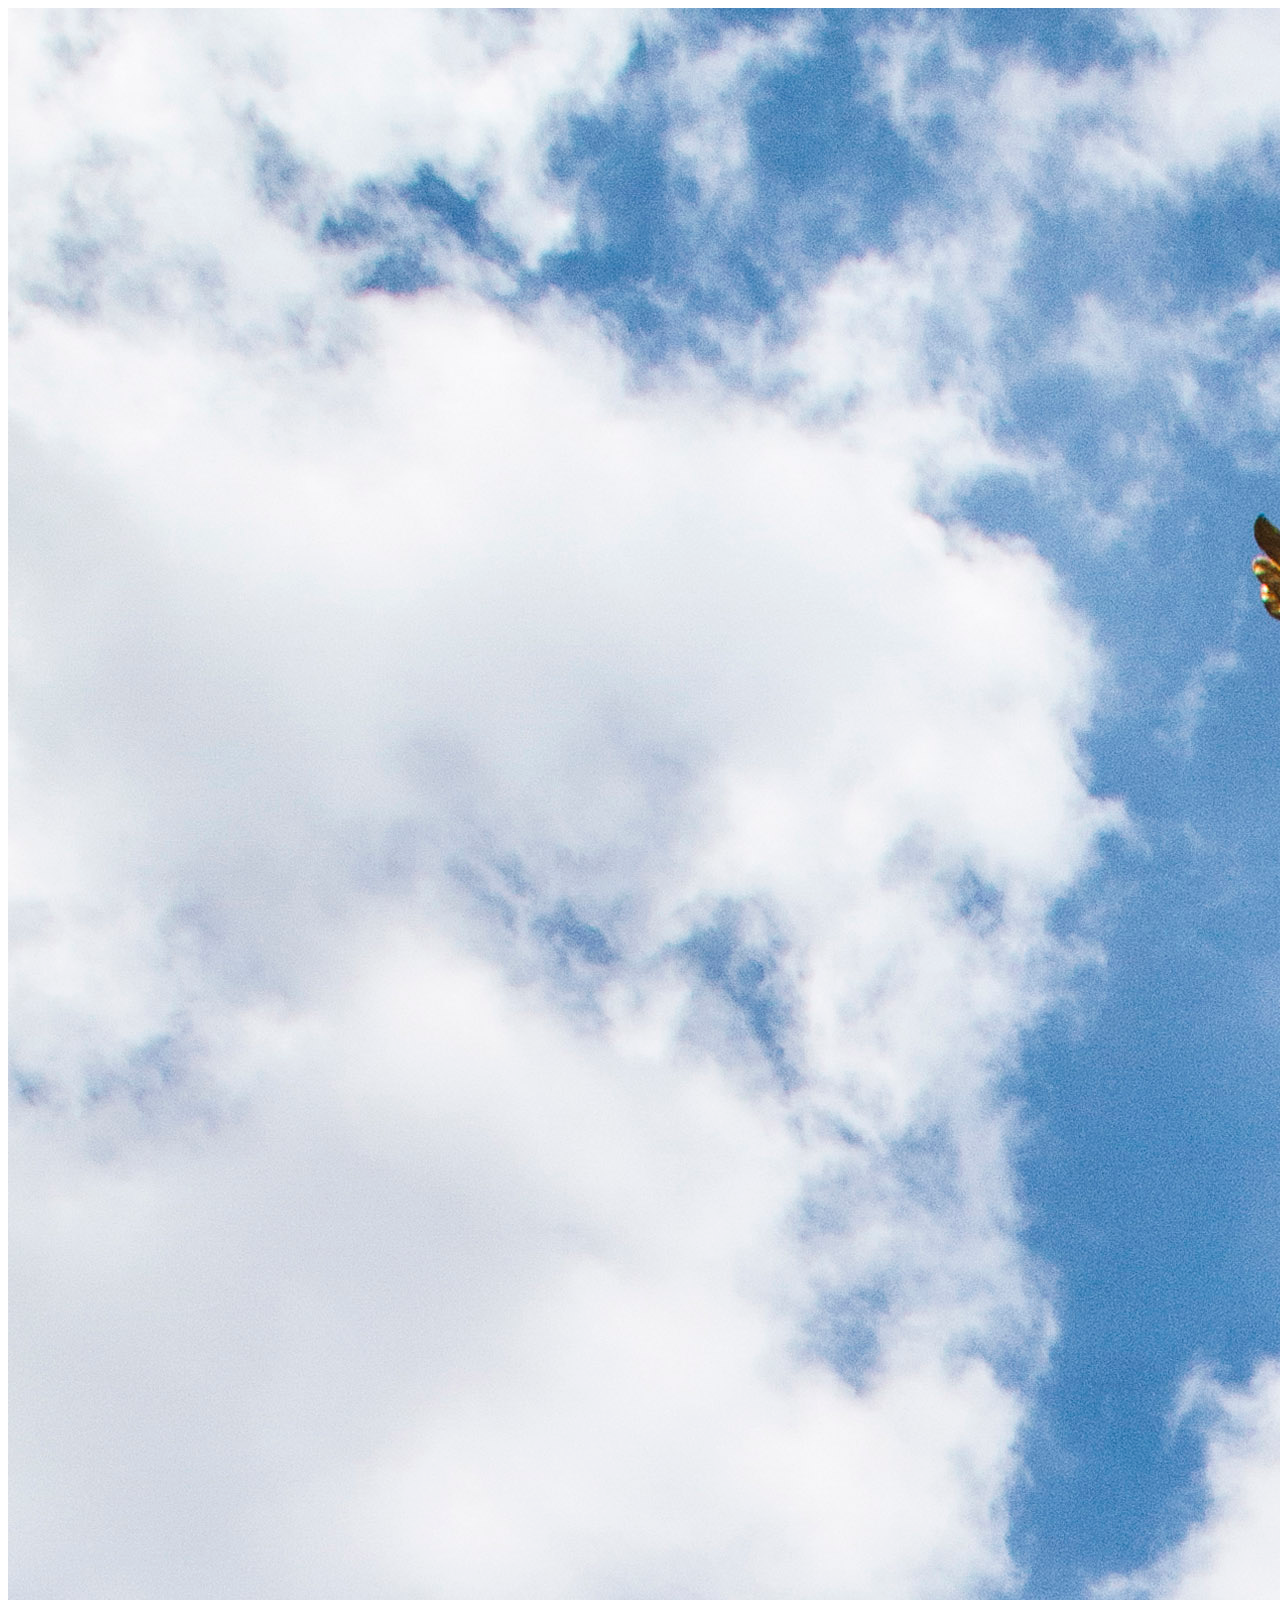
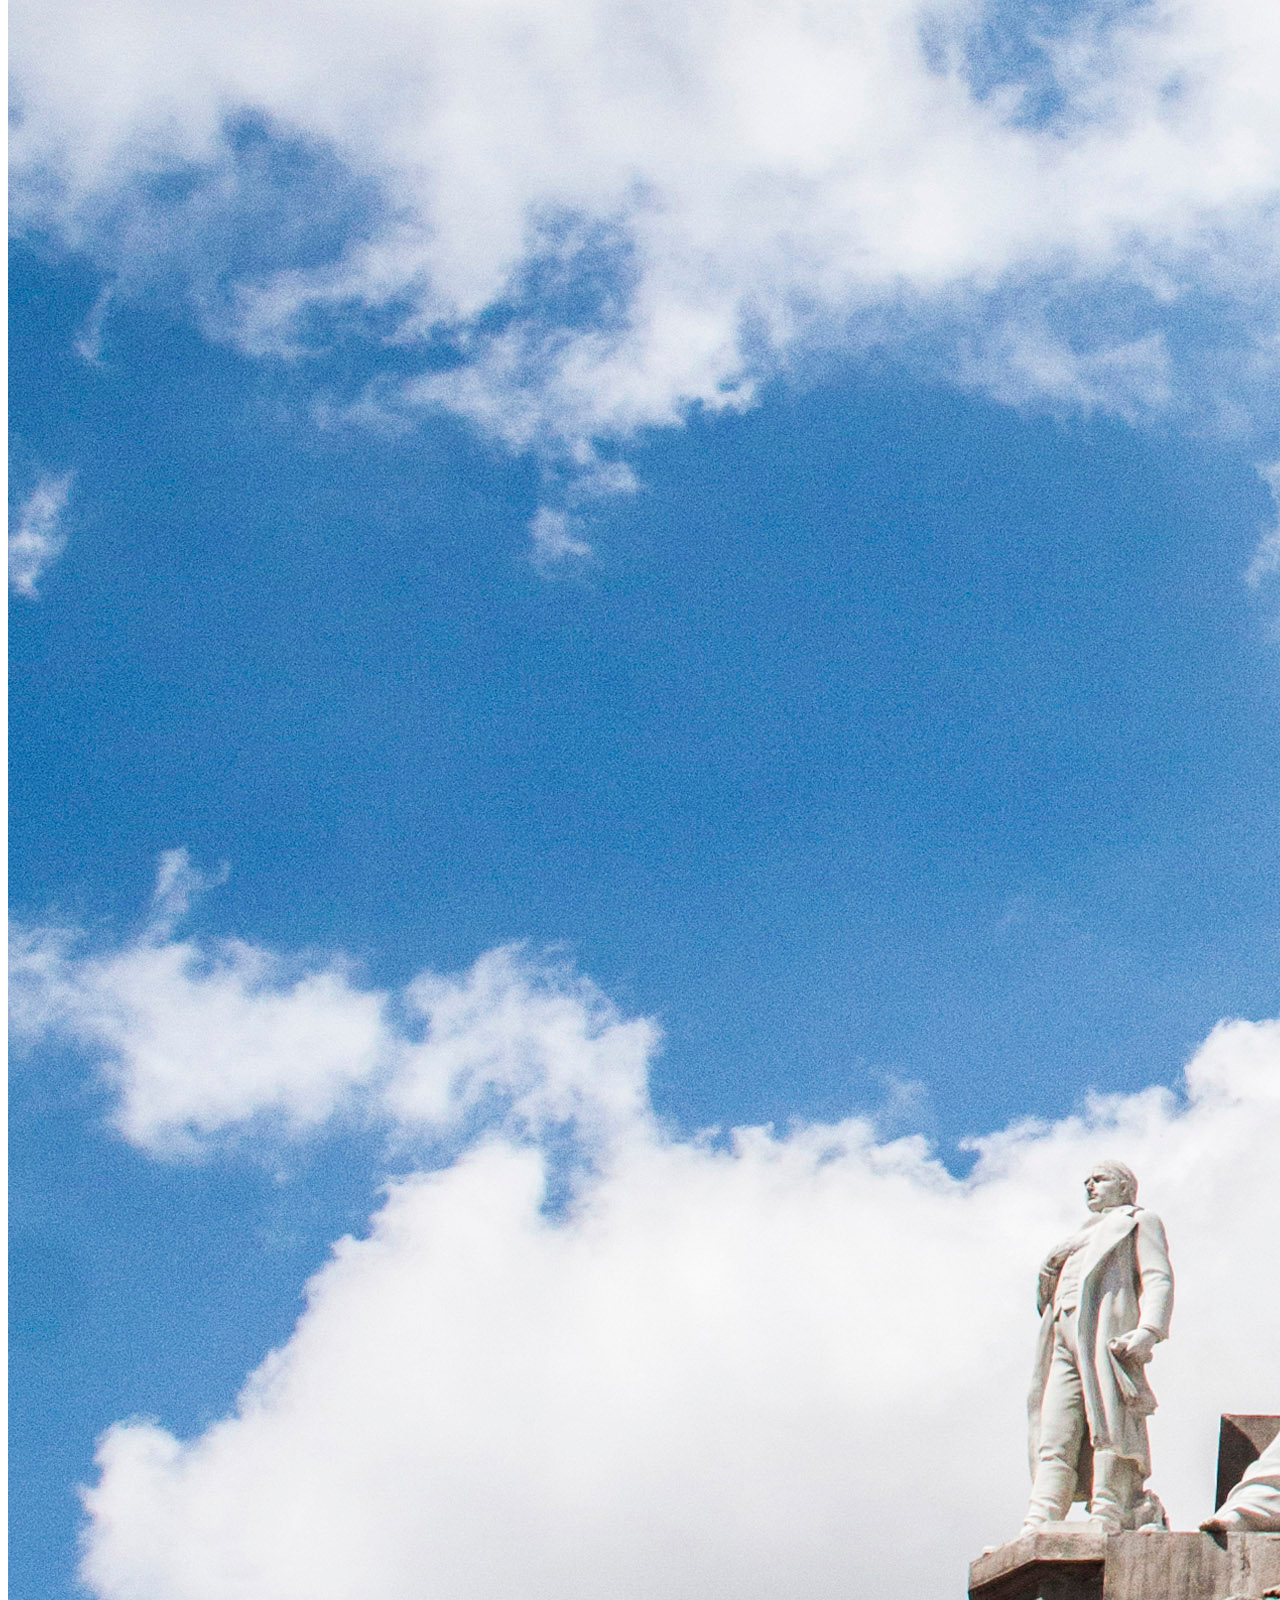
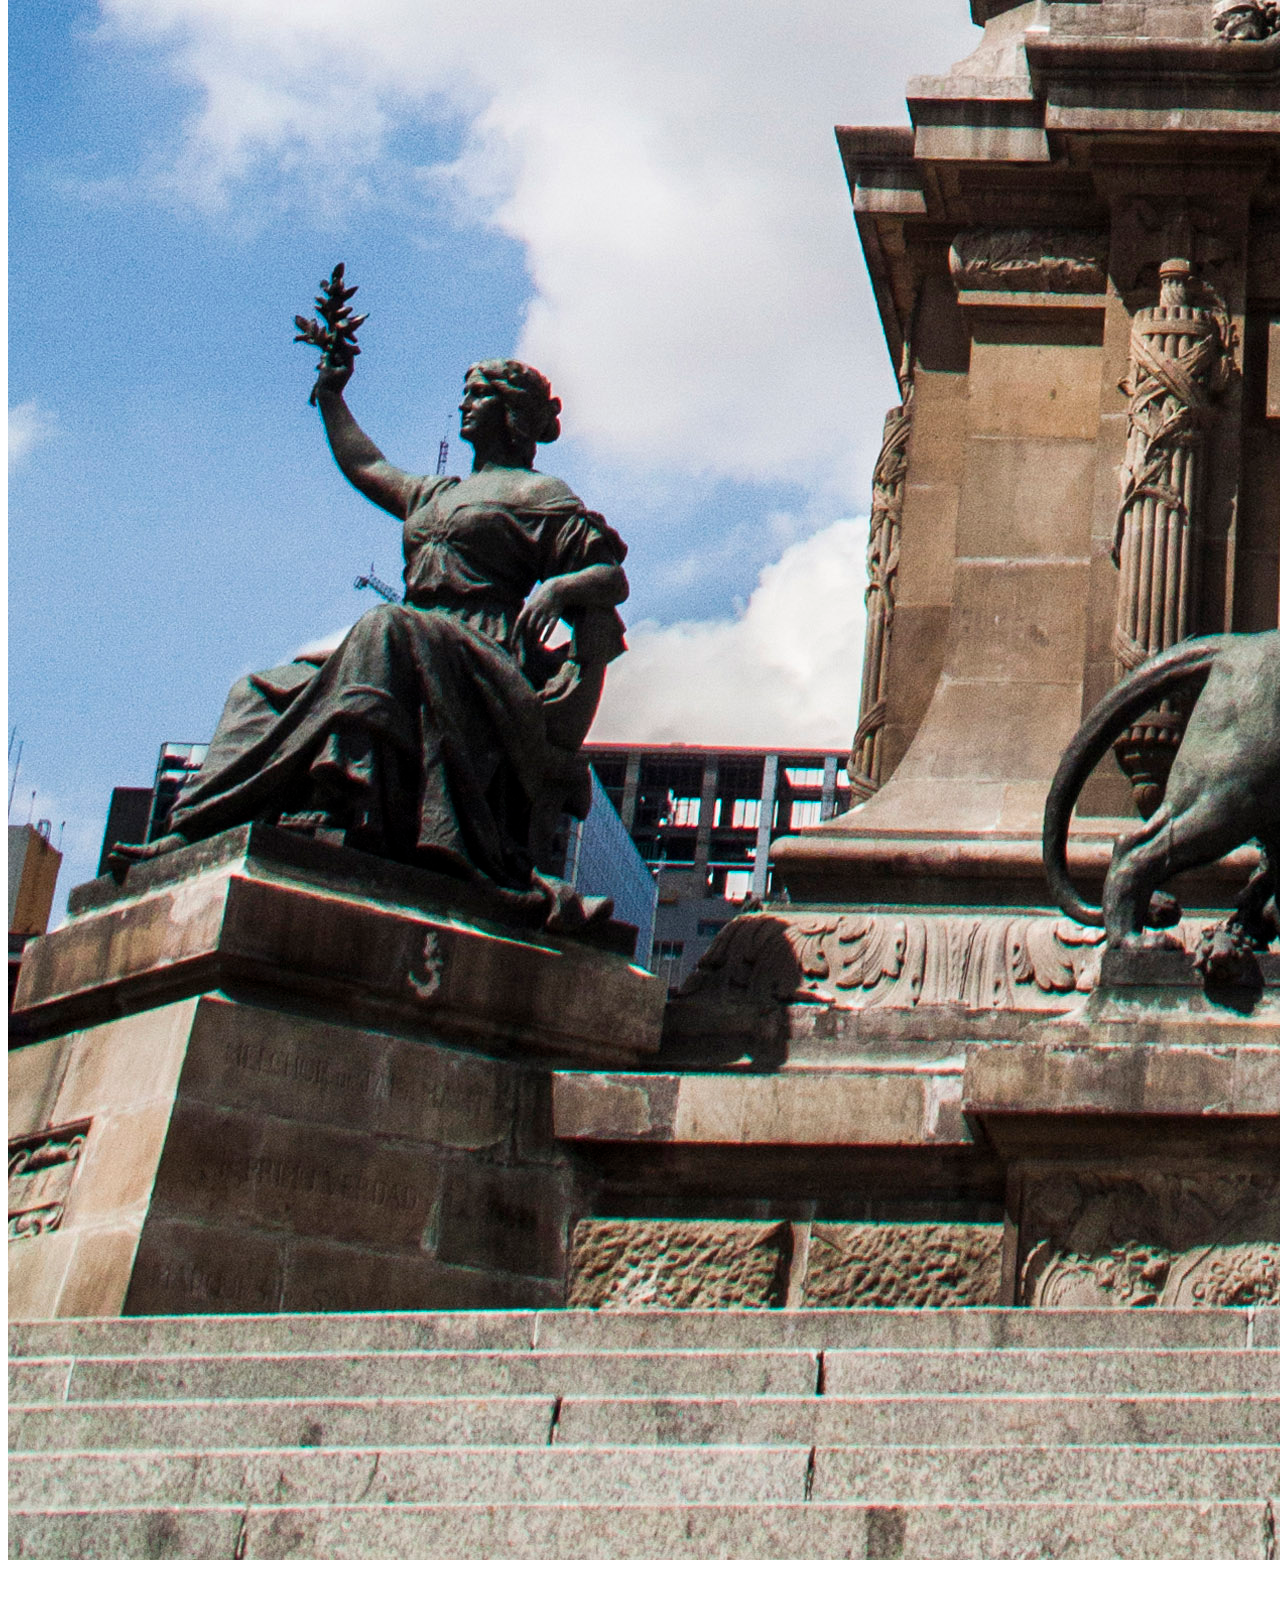
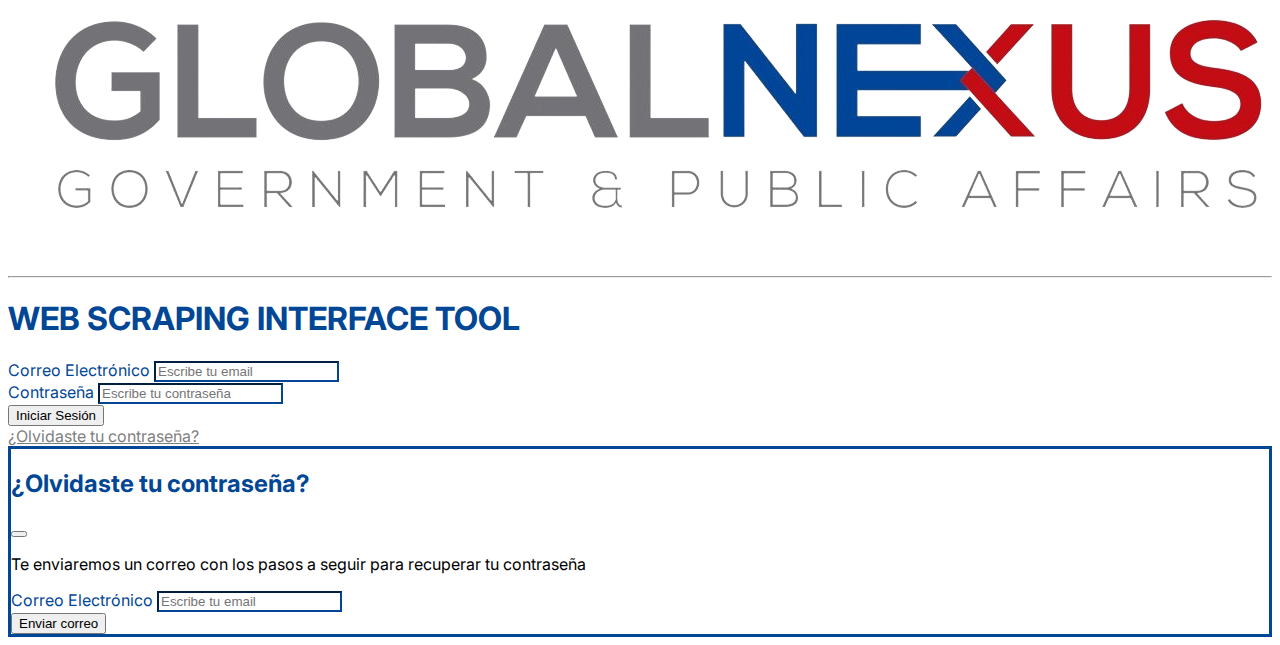
<file: index.html>
<!DOCTYPE html>
<html lang="es">
    <head>
        <meta charset="utf-8" />
        <meta name="viewport" content="width=device-width, initial-scale=1" />
        <title>Global Nexus: Login</title>
        <link
            href="https://cdn.jsdelivr.net/npm/bootstrap@5.3.0-alpha3/dist/css/bootstrap.min.css"
            rel="stylesheet"
            integrity="sha384-KK94CHFLLe+nY2dmCWGMq91rCGa5gtU4mk92HdvYe+M/SXH301p5ILy+dN9+nJOZ"
            crossorigin="anonymous"
        />
        <link rel="shortcut icon" href="assets/img/favicon.ico" type="image/x-icon">
        <link rel="stylesheet" href="/assets/css/style.css" />
    </head>
    <body>
        <div class="container-fluid vh-100">
            <div class="row row-cols-2 align-items-center h-100">
                <div class="col-5 p-0 d-none d-md-block">
                    <img
                        src="assets/img/angel-independencia-extragrande.jpg"
                        class="img-fluid vh-100 w-100"
                        alt="angel de la independencia"
                    />
                </div>
                <div class="col-12 p-5 col-md-7">
                    <div class="row justify-content-center">
                        <div class="col col-md-9">
                            <div class="text-center mb-4">
                                <img
                                    src="assets/img/logo.png"
                                    class="img-fluid"
                                    alt="logo global nexus"
                                />
                                <hr class="divisor border-1 mt-0 opacity-100" />
                                <h1 class="h5 titulo">
                                    WEB SCRAPING INTERFACE TOOL
                                </h1>
                            </div>
                            <form action="#" method="post">
                                <div class="mb-4">
                                    <label for="email" class="form-label"
                                        >Correo Electrónico</label
                                    >
                                    <input
                                        type="email"
                                        name="email"
                                        id="email"
                                        class="form-control input-color"
                                        required
                                        placeholder="Escribe tu email"
                                    />
                                </div>
                                <div class="mb-4">
                                    <label for="contrasena" class="form-label"
                                        >Contraseña</label
                                    >
                                    <input
                                        type="password"
                                        name="contrasena"
                                        id="contrasena"
                                        class="form-control input-color"
                                        required
                                        placeholder="Escribe tu contraseña"
                                    />
                                </div>
                                <div class="d-grid">
                                    <button
                                        type="submit"
                                        class="btn btn-primary"
                                    >
                                        Iniciar Sesión
                                    </button>
                                </div>
                            </form>
                            <div class="my-3 text-center">
                                <!-- Button trigger modal -->
                                <a
                                    href="#"
                                    class="olvide-contrasena"
                                    data-bs-toggle="modal"
                                    data-bs-target="#exampleModal"
                                    >¿Olvidaste tu contraseña?</a
                                >
                            </div>
                        </div>
                    </div>
                </div>
            </div>
        </div>
        <!-- Modal recuperar contraseña -->
        <div
            class="modal fade"
            id="exampleModal"
            tabindex="-1"
            aria-labelledby="exampleModalLabel"
            aria-hidden="true"
        >
            <div class="modal-dialog modal-dialog-centered">
                <div class="modal-content">
                    <div class="modal-header">
                        <h2 class="modal-title h5 titulo" id="exampleModalLabel">
                            ¿Olvidaste tu contraseña?
                        </h2>
                        <button
                            type="button"
                            class="btn-close"
                            data-bs-dismiss="modal"
                            aria-label="Close"
                        ></button>
                    </div>
                    <div class="modal-body">
                        <p class="h6">
                            Te enviaremos un correo con los pasos a seguir para
                            recuperar tu contraseña
                        </p>
                        <form action="" method="POST" id="form-recuperar-contrasena">
                            <div class="mb-4">
                                <label for="email" class="form-label"
                                    >Correo Electrónico</label
                                >
                                <input
                                    type="email"
                                    name="email"
                                    id="email-recuperar-contrasena"
                                    class="form-control input-color"
                                    required
                                    placeholder="Escribe tu email"
                                />
                            </div>
                        </form>
                    </div>
                    <div class="modal-footer">
                        <button type="button" class="btn btn-primary" id="btn-recuperar-contrasena">
                            Enviar correo
                        </button>
                    </div>
                </div>
            </div>
        </div>
        <script src="/assets/js/main.js"></script>
        <script
            src="https://cdn.jsdelivr.net/npm/bootstrap@5.3.0-alpha3/dist/js/bootstrap.bundle.min.js"
            integrity="sha384-ENjdO4Dr2bkBIFxQpeoTz1HIcje39Wm4jDKdf19U8gI4ddQ3GYNS7NTKfAdVQSZe"
            crossorigin="anonymous"
        ></script>
    </body>
</html>
</file>
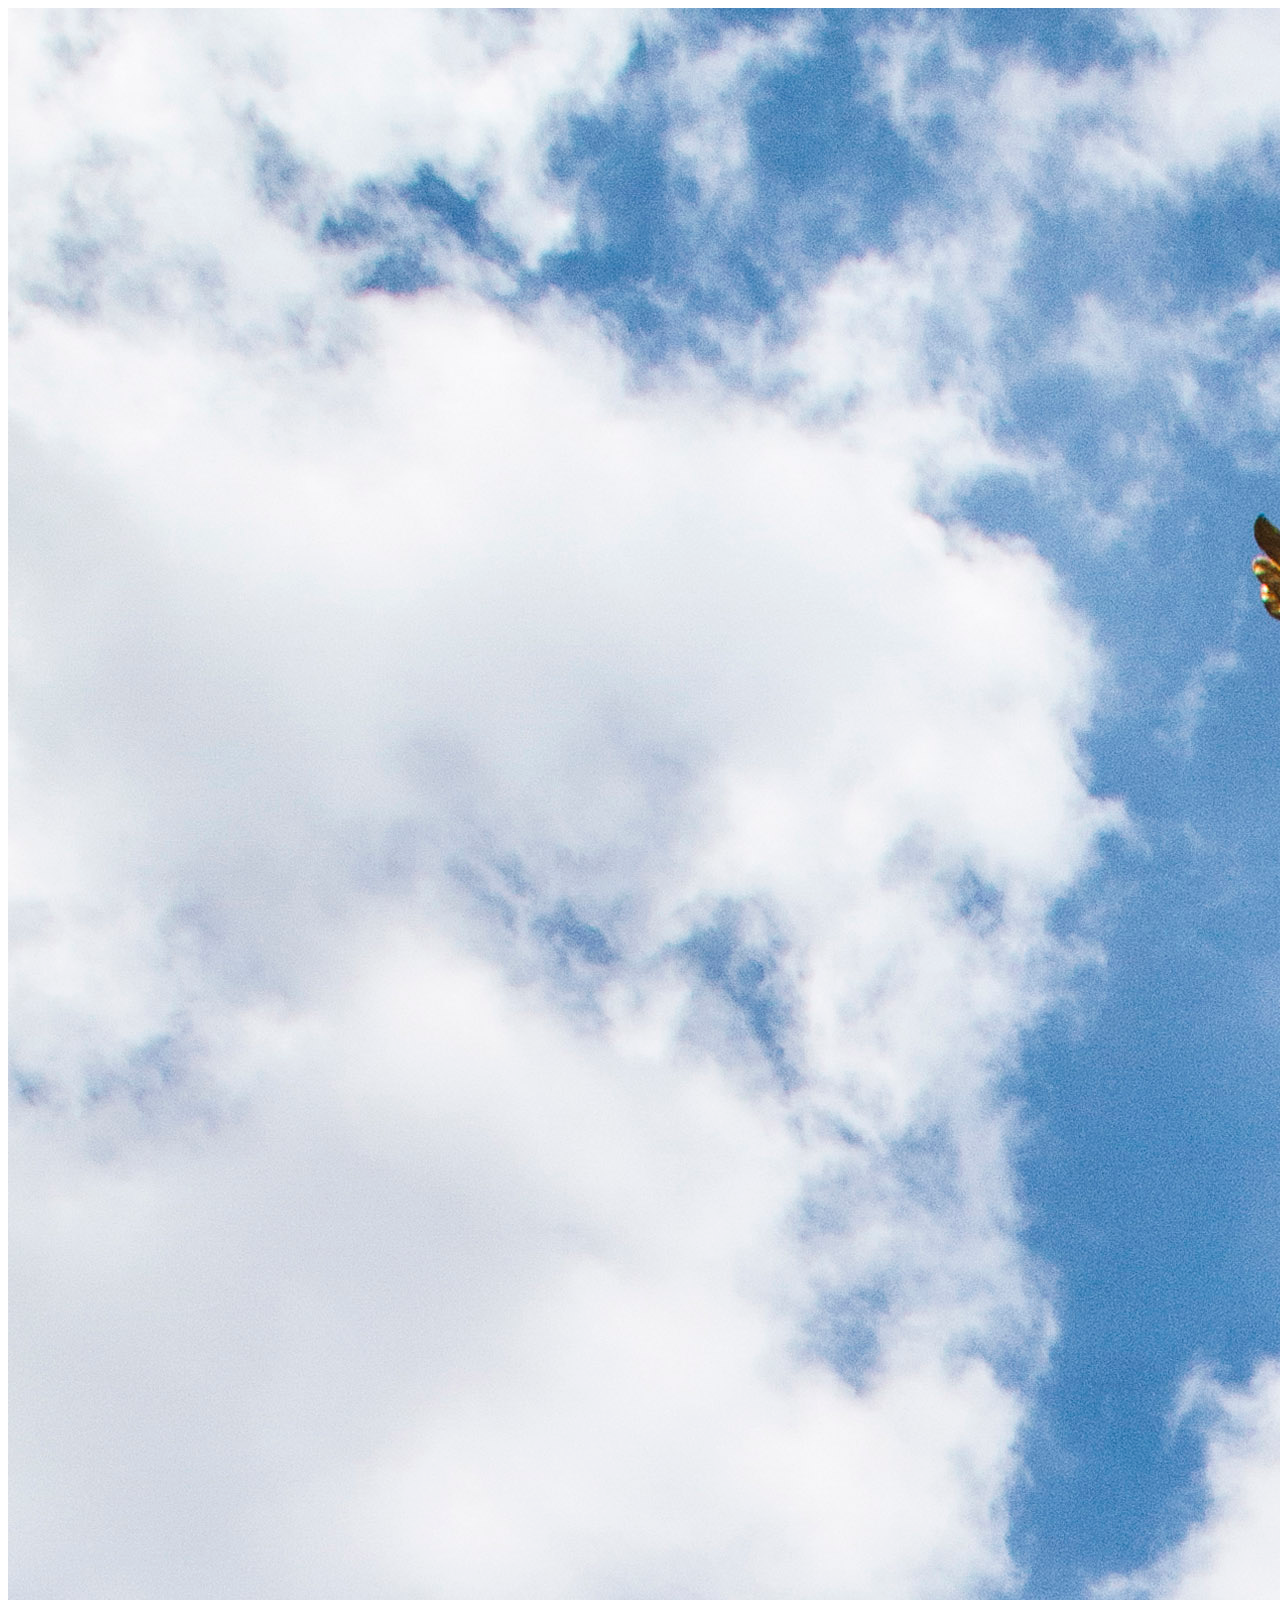
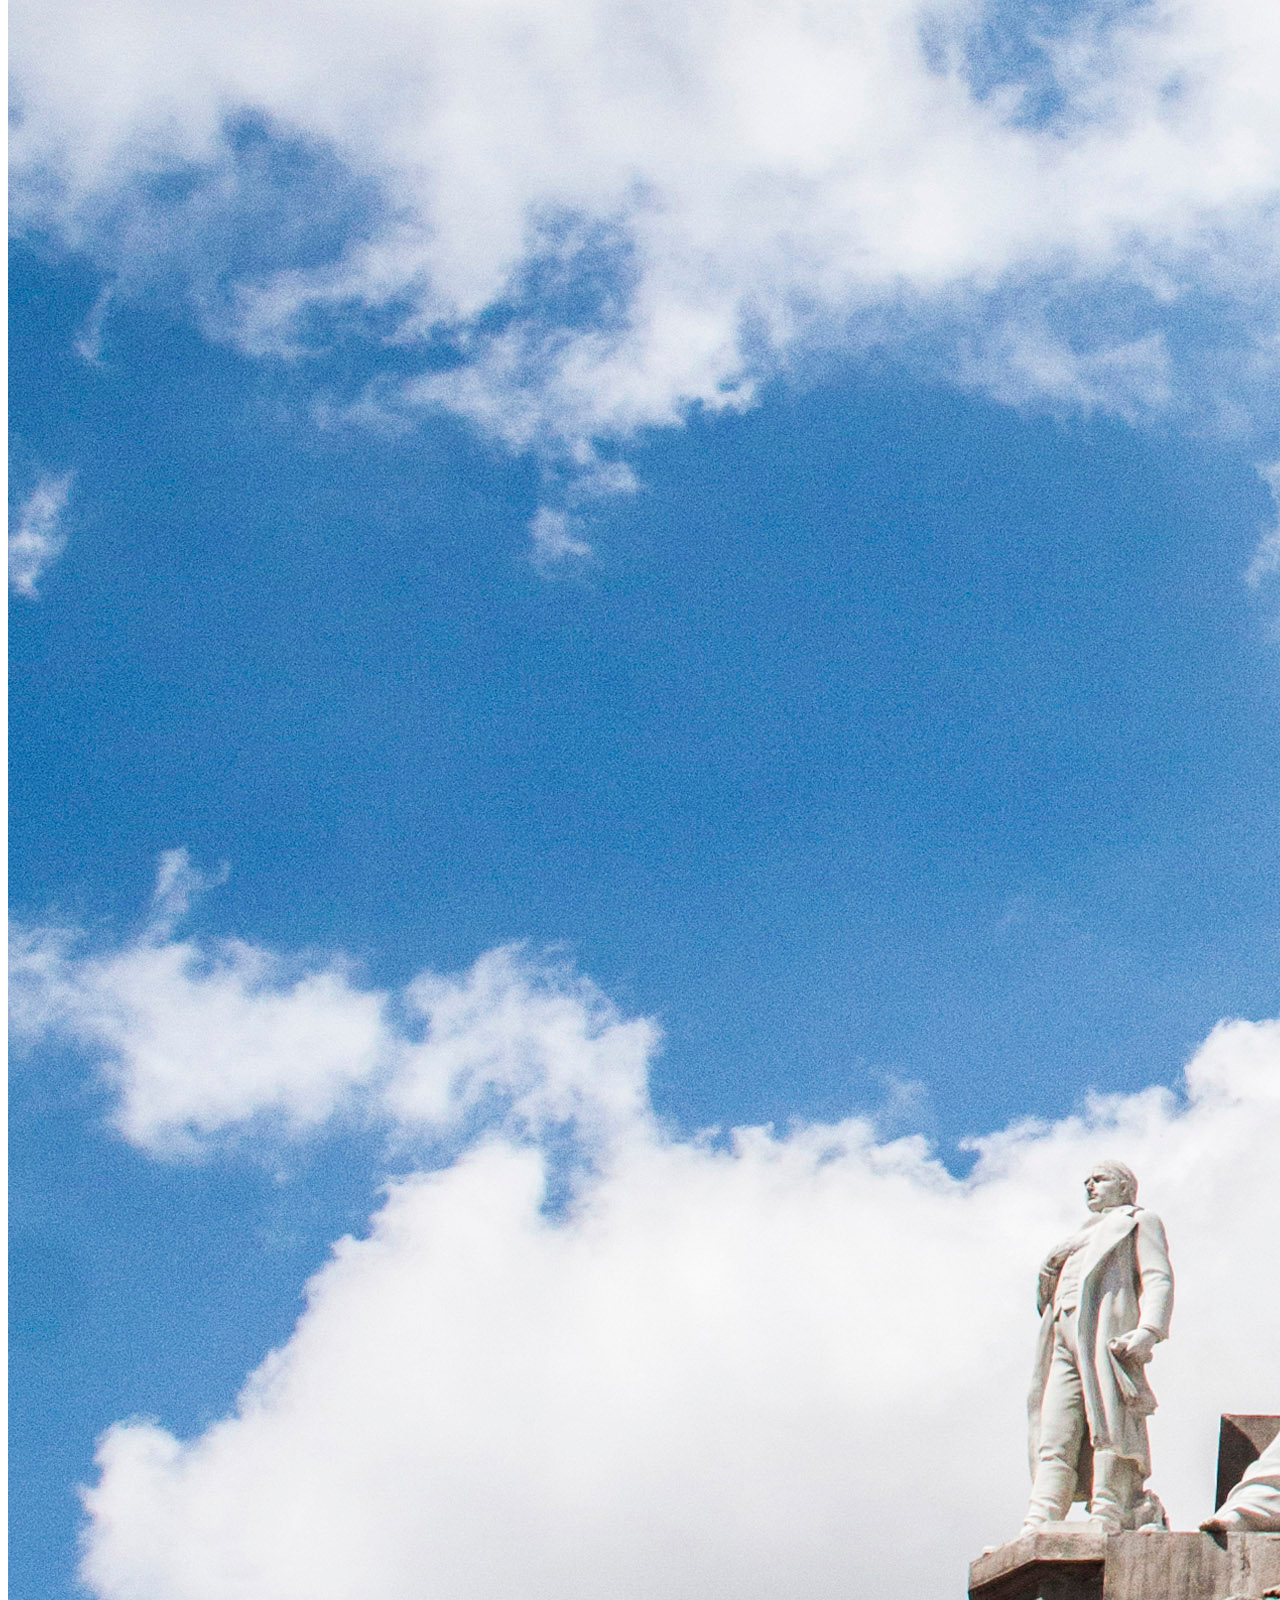
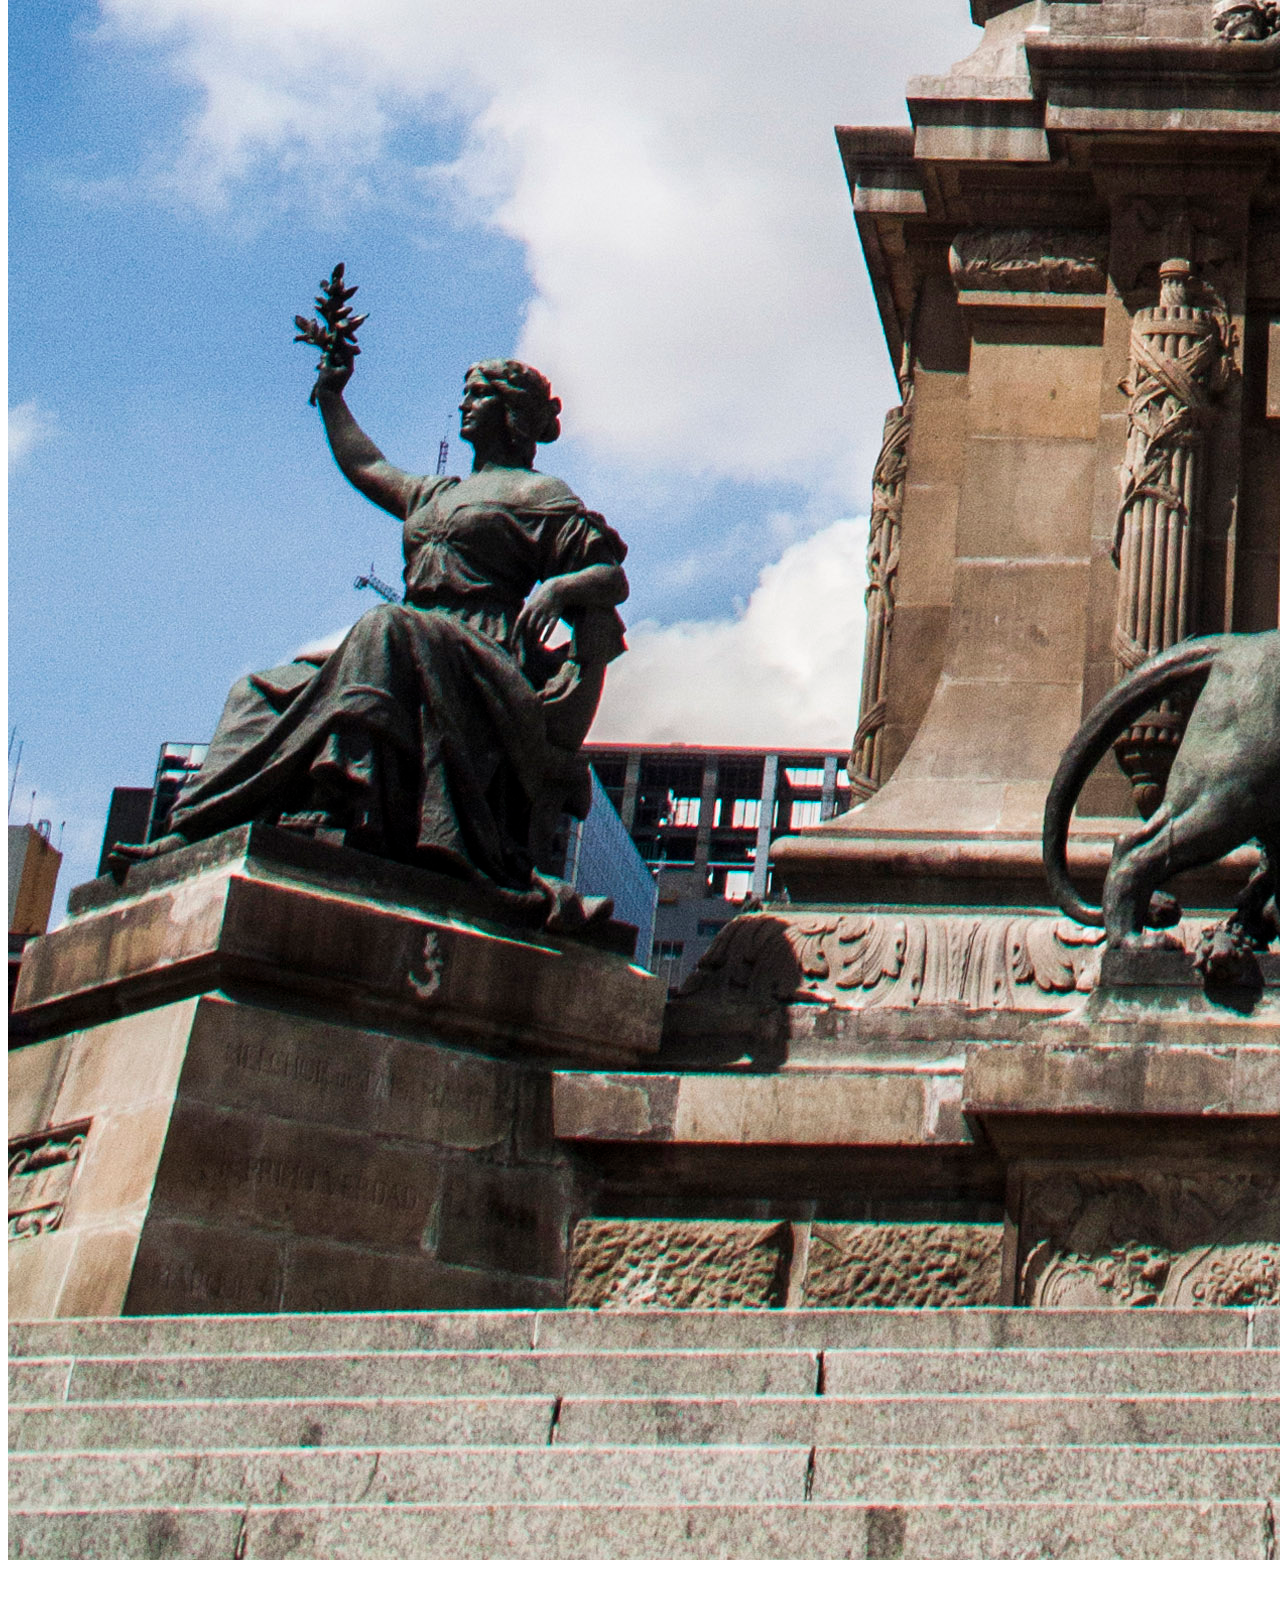
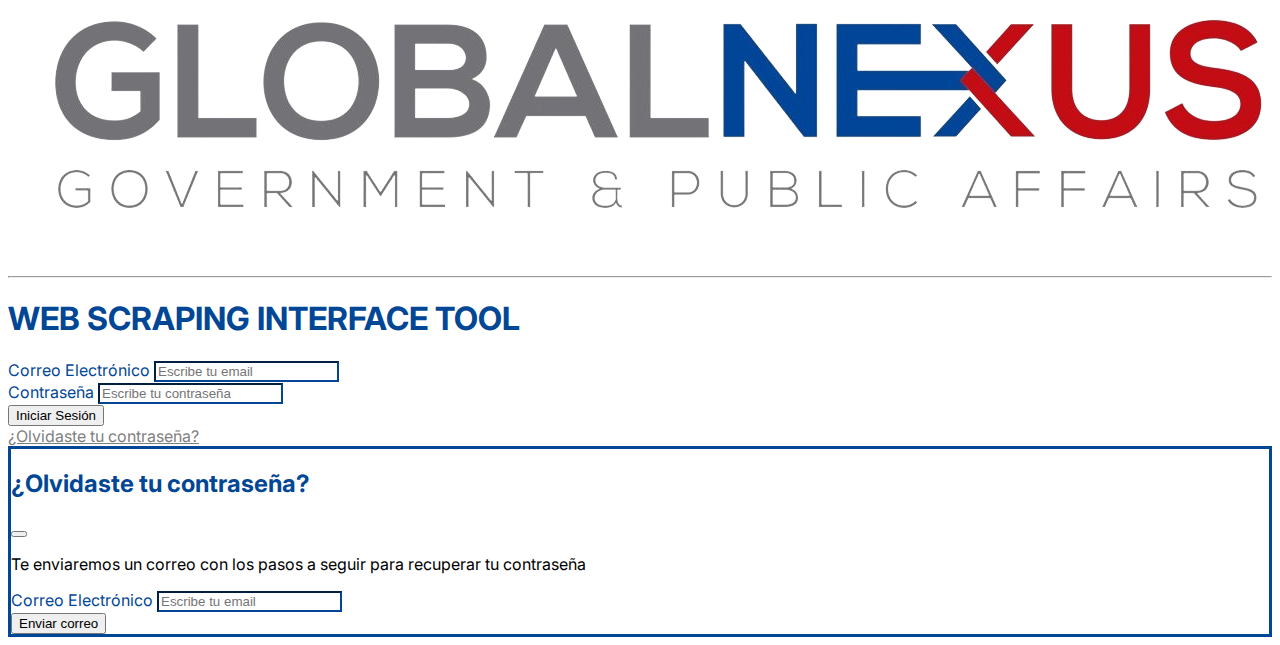
<file: login.html>
<!DOCTYPE html>
<html lang="es">
    <head>
        <meta charset="utf-8" />
        <meta name="viewport" content="width=device-width, initial-scale=1" />
        <title>Global Nexus: Login</title>
        <link
            href="https://cdn.jsdelivr.net/npm/bootstrap@5.3.0-alpha3/dist/css/bootstrap.min.css"
            rel="stylesheet"
            integrity="sha384-KK94CHFLLe+nY2dmCWGMq91rCGa5gtU4mk92HdvYe+M/SXH301p5ILy+dN9+nJOZ"
            crossorigin="anonymous"
        />
        <link
            rel="shortcut icon"
            href="assets/img/favicon.ico"
            type="image/x-icon"
        />
        <link rel="stylesheet" href="/assets/css/login.css" />
    </head>
    <body>
        <div class="container-fluid vh-100">
            <div class="row row-cols-2 align-items-center h-100">
                <div class="col-5 p-0 d-none d-md-block">
                    <img
                        src="assets/img/angel-independencia-extragrande.jpg"
                        class="img-fluid vh-100 w-100"
                        alt="angel de la independencia"
                    />
                </div>
                <div class="col-12 py-sm-0 p-5 col-md-7">
                    <div class="row justify-content-center">
                        <div class="col col-md-9">
                            <div class="text-center mb-4">
                                <img
                                    src="assets/img/logo.png"
                                    class="img-fluid"
                                    alt="logo global nexus"
                                />
                                <hr class="divisor border-1 mt-0 opacity-100" />
                                <h1 class="h5 titulo">
                                    WEB SCRAPING INTERFACE TOOL
                                </h1>
                            </div>
                            <form action="#" method="post">
                                <div class="mb-4">
                                    <label for="email" class="form-label"
                                        >Correo Electrónico</label
                                    >
                                    <input
                                        type="email"
                                        name="email"
                                        id="email"
                                        class="form-control input-color"
                                        required
                                        placeholder="Escribe tu email"
                                    />
                                </div>
                                <div class="mb-4">
                                    <label for="contrasena" class="form-label"
                                        >Contraseña</label
                                    >
                                    <input
                                        type="password"
                                        name="contrasena"
                                        id="contrasena"
                                        class="form-control input-color"
                                        required
                                        placeholder="Escribe tu contraseña"
                                    />
                                </div>
                                <div class="d-grid">
                                    <button
                                        type="submit"
                                        class="btn btn-primary"
                                    >
                                        Iniciar Sesión
                                    </button>
                                </div>
                            </form>
                            <div class="my-3 text-center">
                                <!-- Button trigger modal -->
                                <a
                                    href="#"
                                    class="olvide-contrasena"
                                    data-bs-toggle="modal"
                                    data-bs-target="#exampleModal"
                                    >¿Olvidaste tu contraseña?</a
                                >
                            </div>
                        </div>
                    </div>
                </div>
            </div>
        </div>
        <!-- Modal recuperar contraseña -->
        <div
            class="modal fade"
            id="exampleModal"
            tabindex="-1"
            aria-labelledby="exampleModalLabel"
            aria-hidden="true"
        >
            <div class="modal-dialog modal-dialog-centered">
                <div class="modal-content">
                    <div class="modal-header">
                        <h2
                            class="modal-title h5 titulo"
                            id="exampleModalLabel"
                        >
                            ¿Olvidaste tu contraseña?
                        </h2>
                        <button
                            type="button"
                            class="btn-close"
                            data-bs-dismiss="modal"
                            aria-label="Close"
                        ></button>
                    </div>
                    <div class="modal-body">
                        <p class="h6">
                            Te enviaremos un correo con los pasos a seguir para
                            recuperar tu contraseña
                        </p>
                        <form
                            action=""
                            method="POST"
                            id="form-recuperar-contrasena"
                        >
                            <div class="mb-4">
                                <label for="email" class="form-label"
                                    >Correo Electrónico</label
                                >
                                <input
                                    type="email"
                                    name="email"
                                    id="email-recuperar-contrasena"
                                    class="form-control input-color"
                                    required
                                    placeholder="Escribe tu email"
                                />
                            </div>
                        </form>
                    </div>
                    <div class="modal-footer">
                        <button
                            type="button"
                            class="btn btn-primary"
                            id="btn-recuperar-contrasena"
                        >
                            Enviar correo
                        </button>
                    </div>
                </div>
            </div>
        </div>
        <script type="text/javascript" src="/assets/js/main.js"></script>
        <script
            src="https://cdn.jsdelivr.net/npm/bootstrap@5.3.0-alpha3/dist/js/bootstrap.bundle.min.js"
            integrity="sha384-ENjdO4Dr2bkBIFxQpeoTz1HIcje39Wm4jDKdf19U8gI4ddQ3GYNS7NTKfAdVQSZe"
            crossorigin="anonymous"
        ></script>
    </body>
</html>
</file>
<file: assets/css/style.css>
@import url('https://fonts.googleapis.com/css2?family=Inter:wght@100;200;300;400;500;600;700;800;900&display=swap');

body{
    font-family: 'Inter', sans-serif;
}
.titulo, .divisor, label{
    color: #024795;
}
.input-color, .input-color:focus{
    border-color: #024795 ;
}

.olvide-contrasena{
    color: gray;
}

.modal-content{
    border: 3px #024795 solid;
}
</file>
<file: assets/css/login.css>
@import url('https://fonts.googleapis.com/css2?family=Inter:wght@100;200;300;400;500;600;700;800;900&display=swap');

body{
    font-family: 'Inter', sans-serif;
}
.titulo, .divisor, label{
    color: #024795;
}
.input-color, .input-color:focus{
    border-color: #024795 ;
}

.olvide-contrasena{
    color: gray;
}

.modal-content{
    border: 3px #024795 solid;
}
</file>
